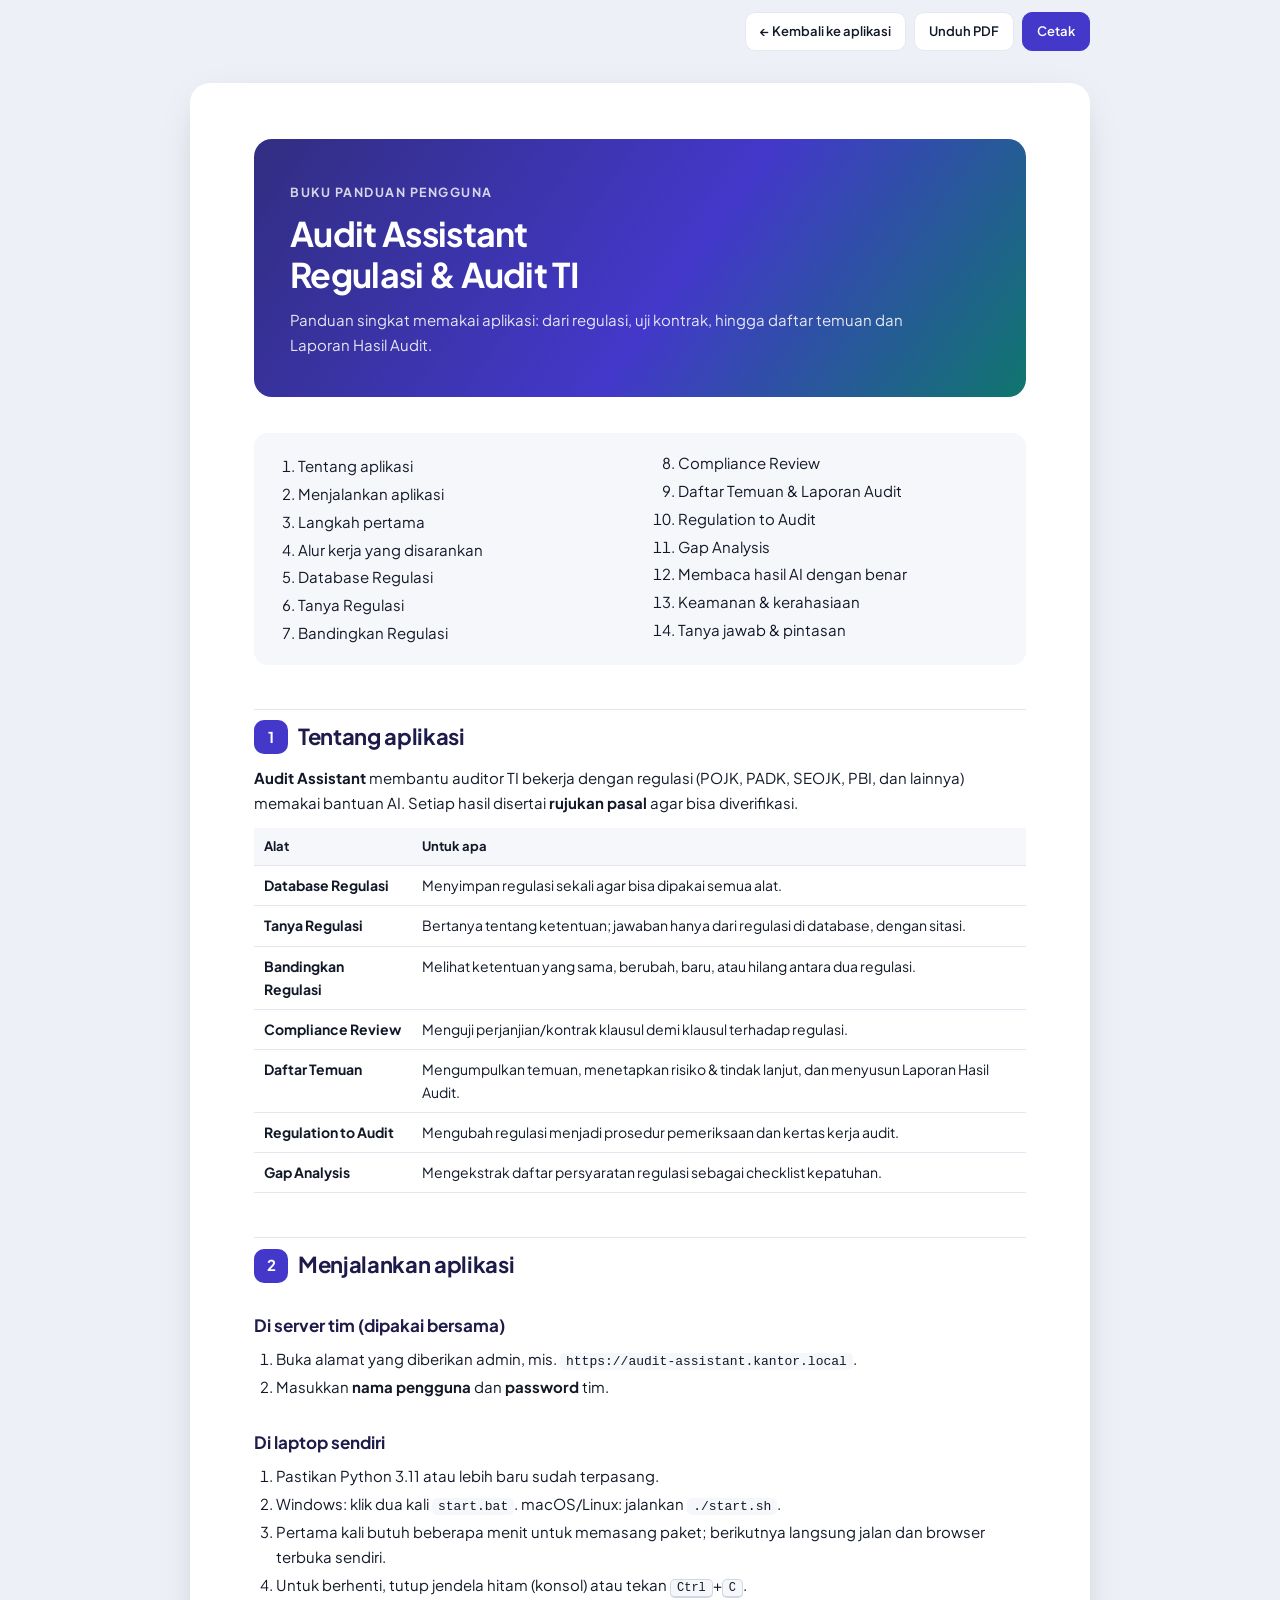
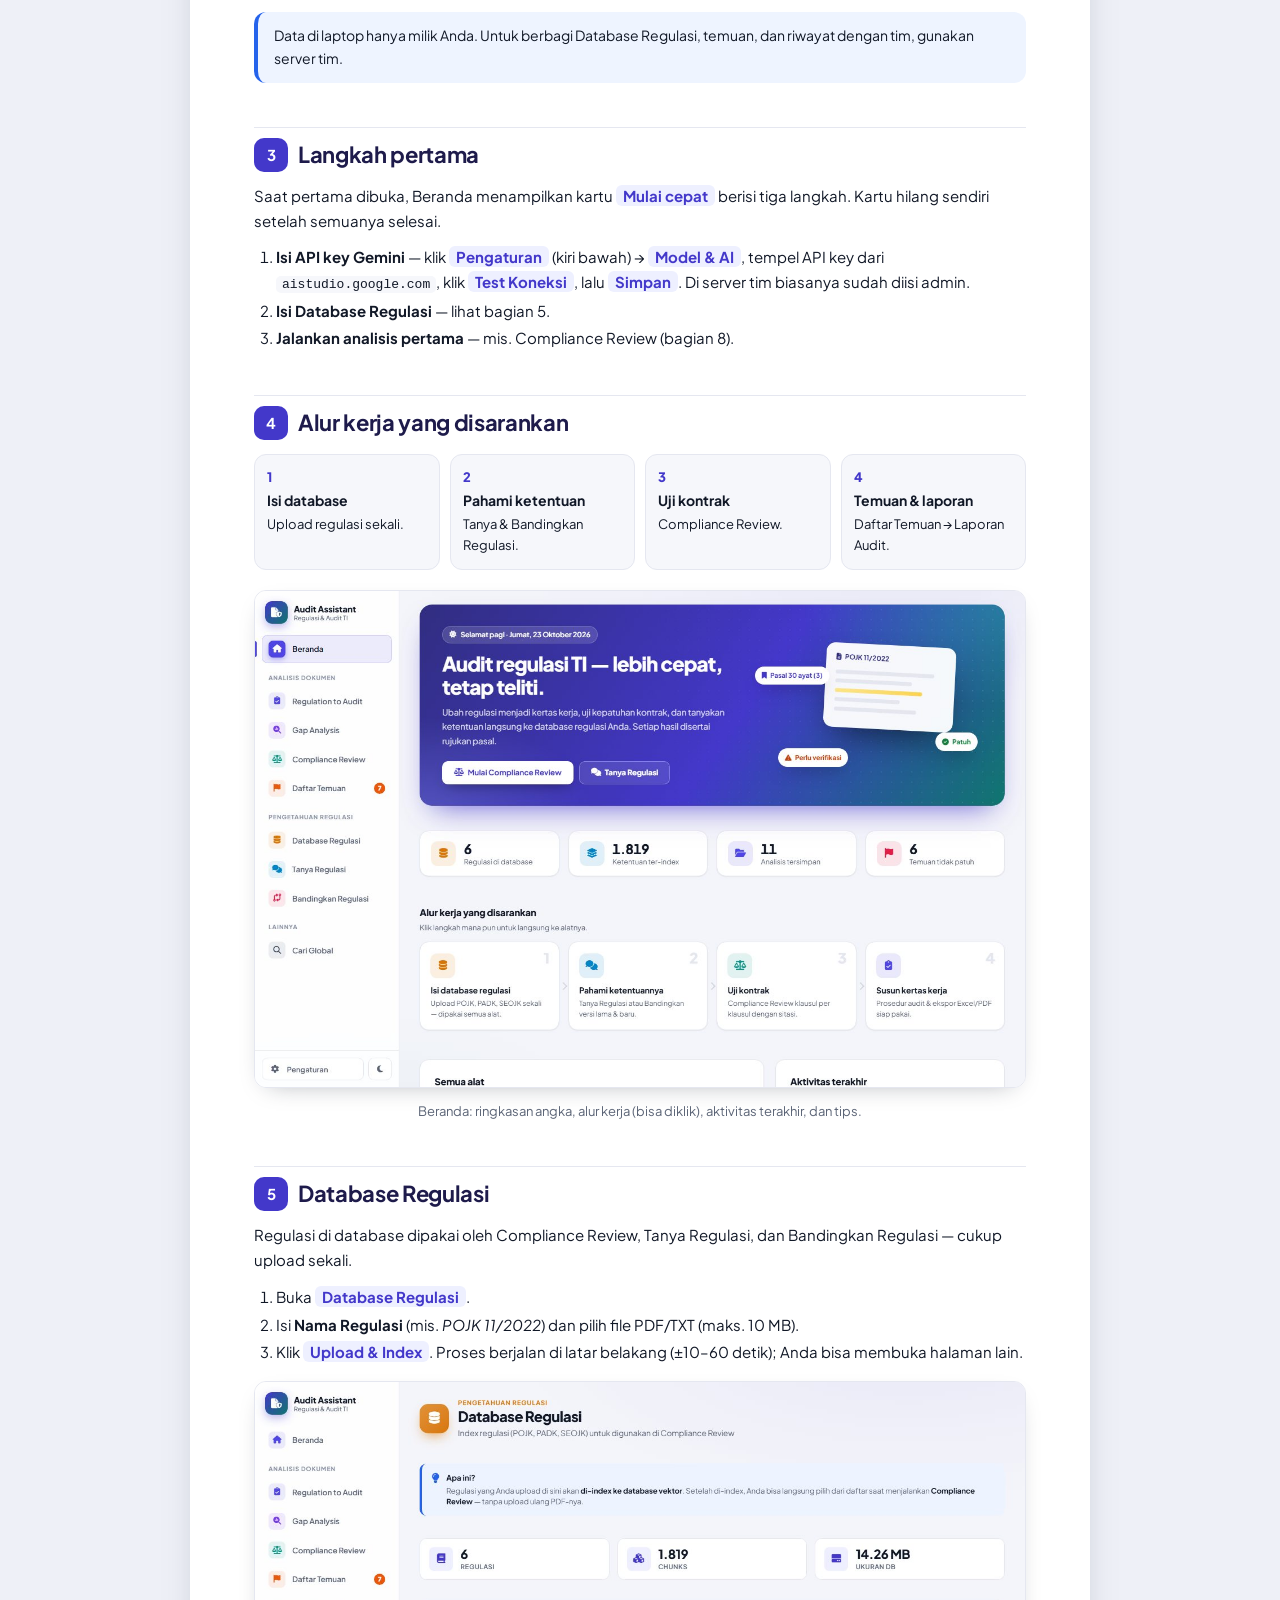
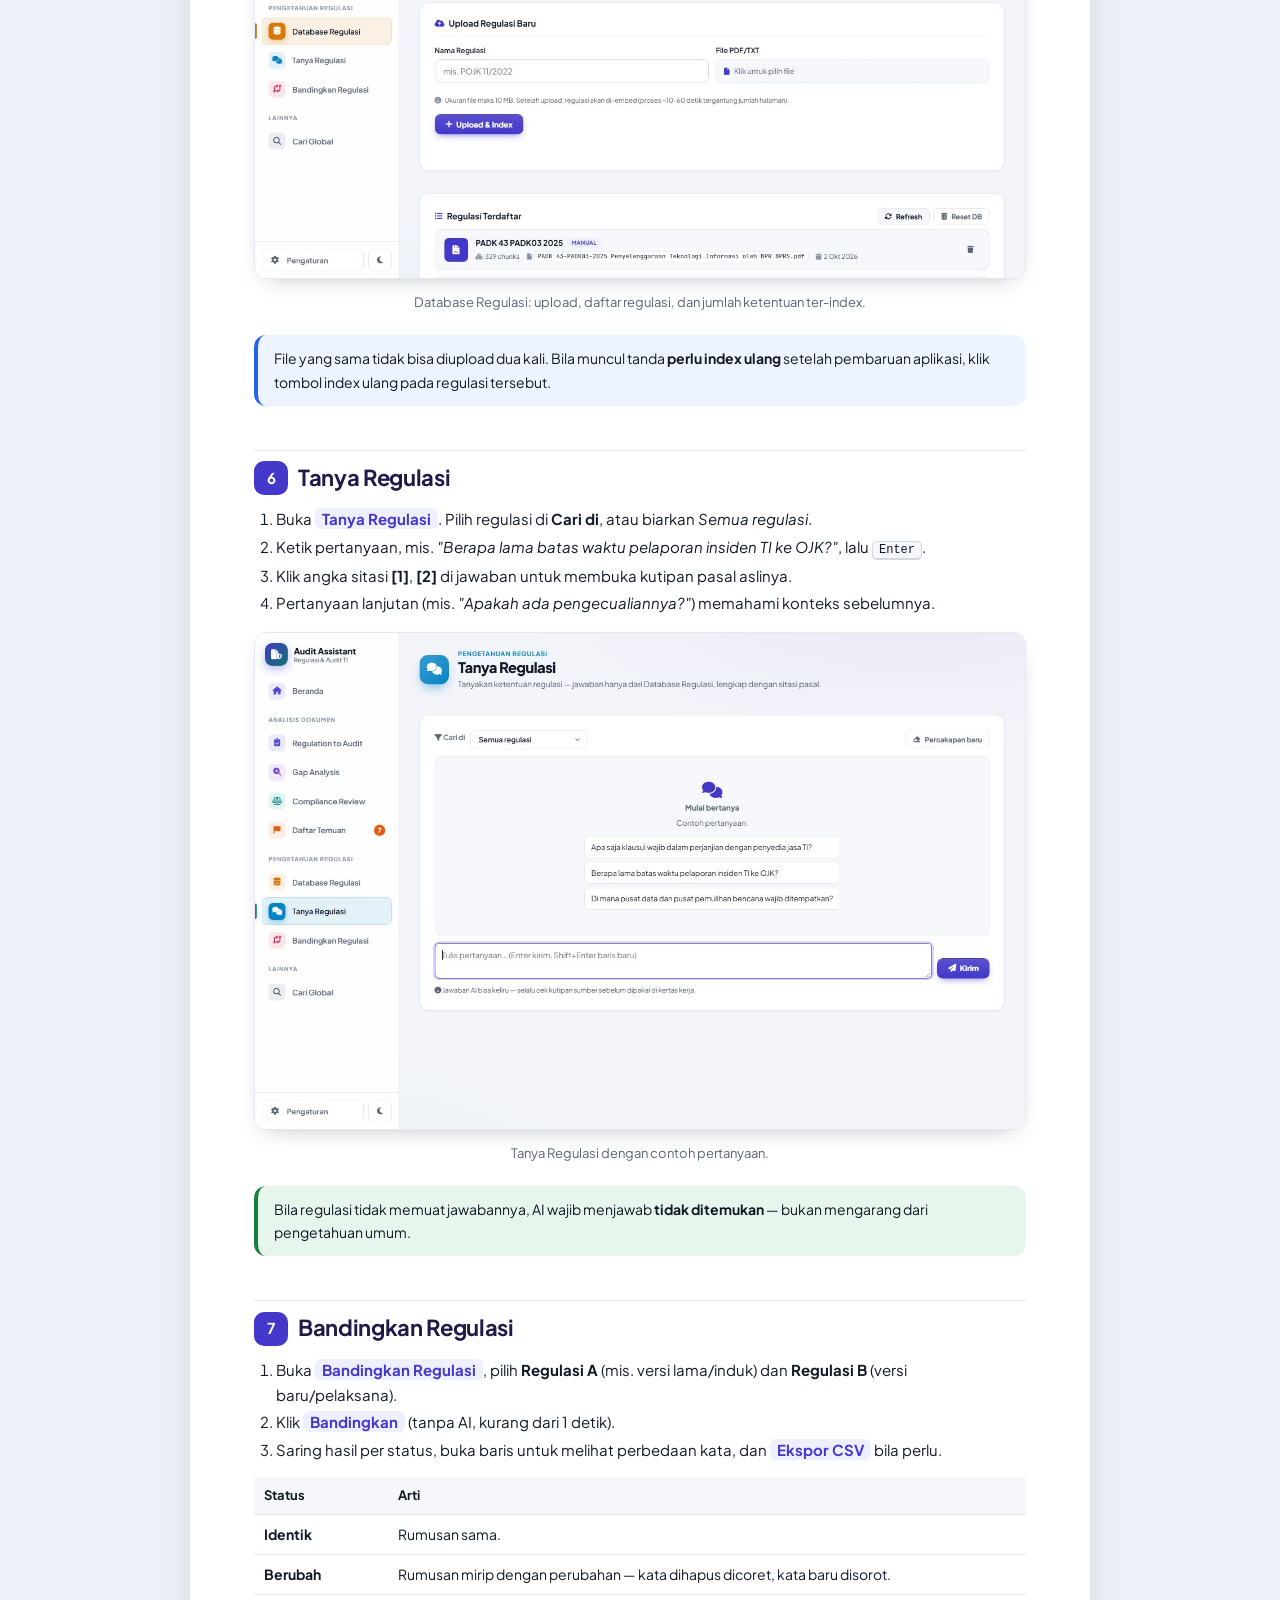
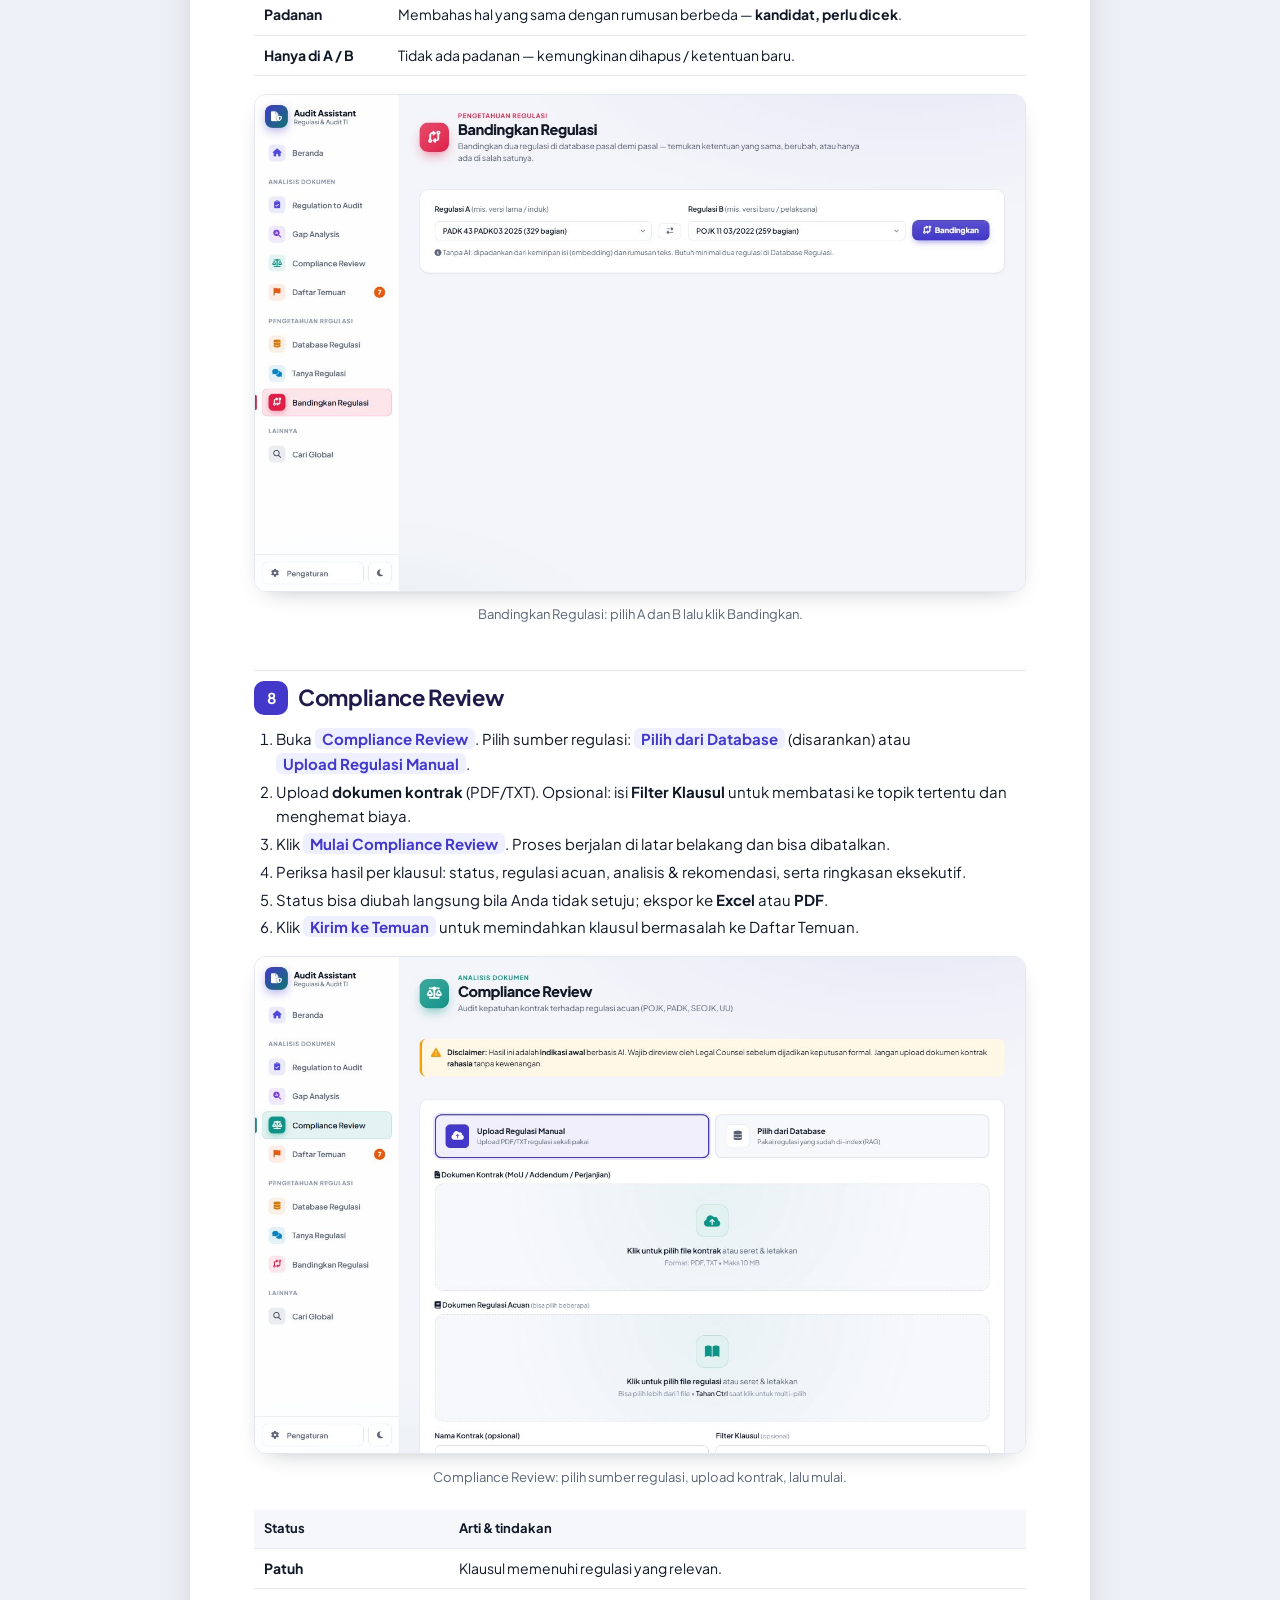
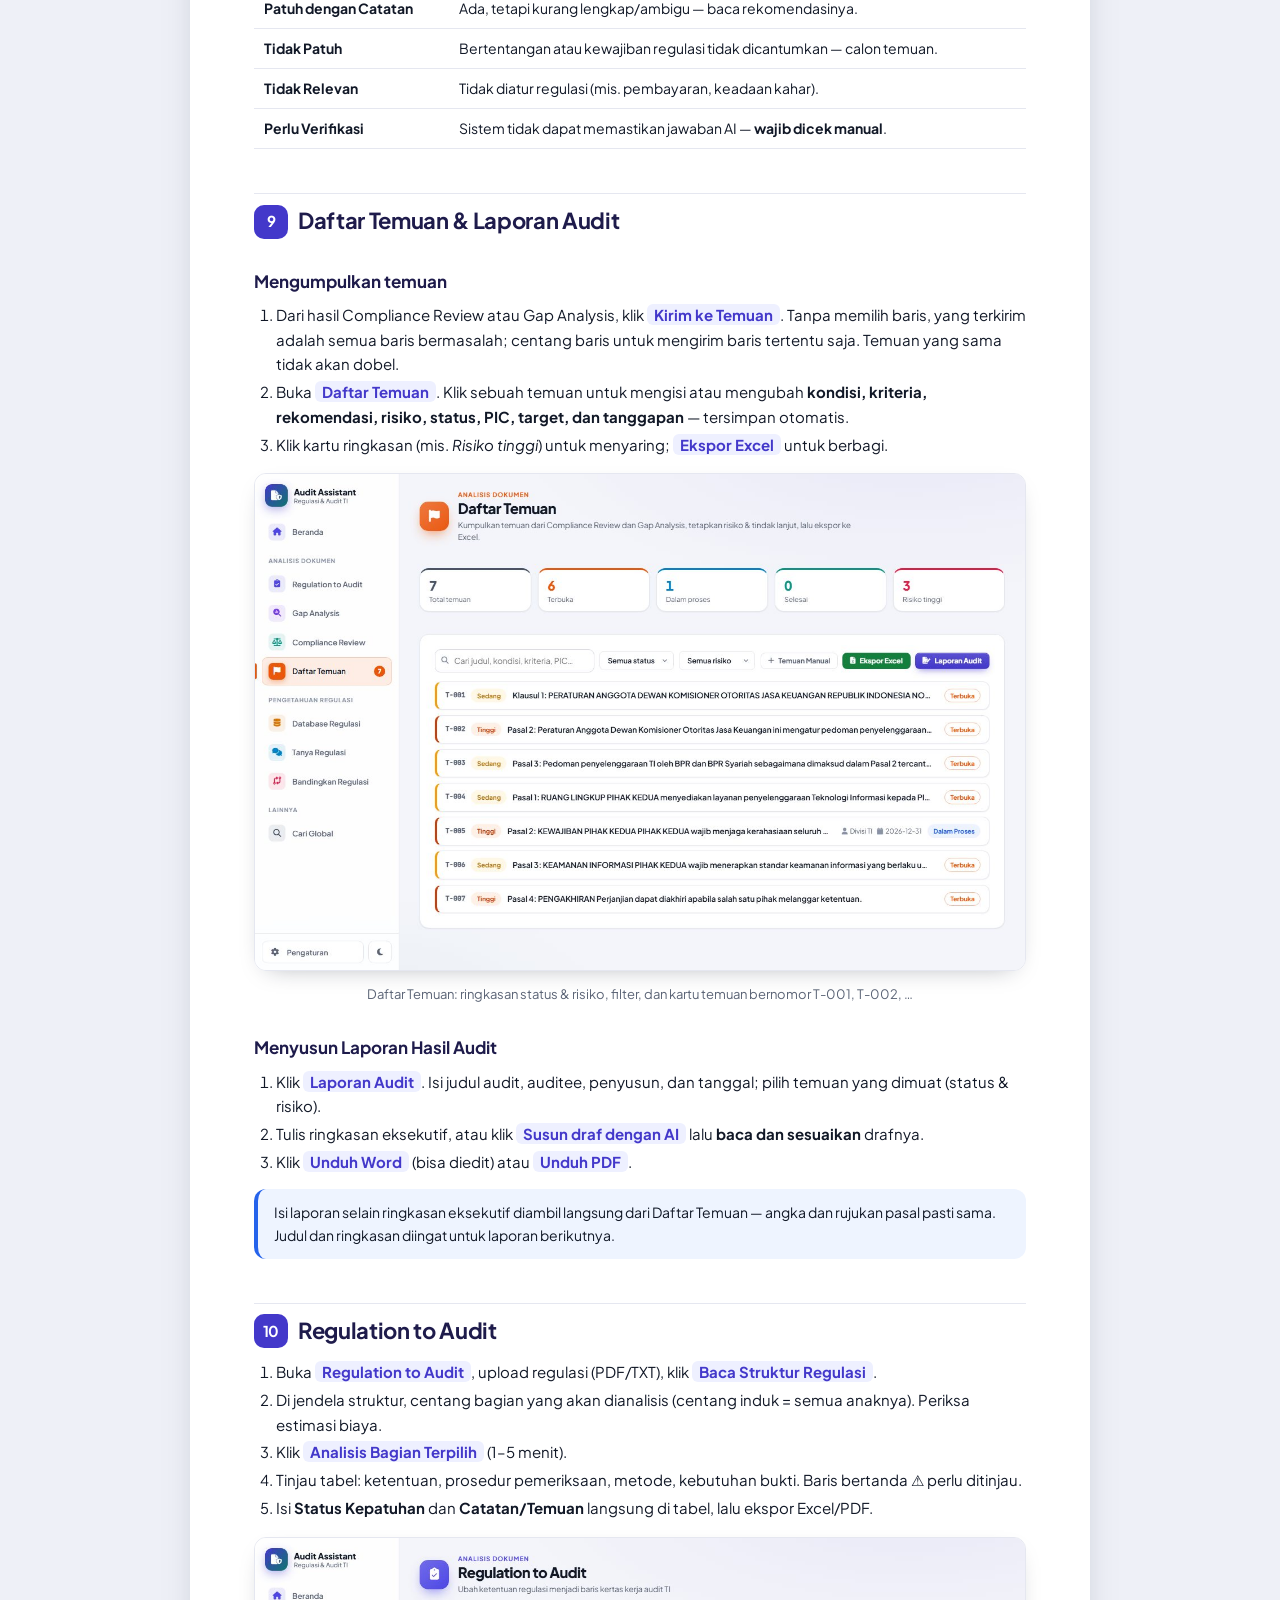
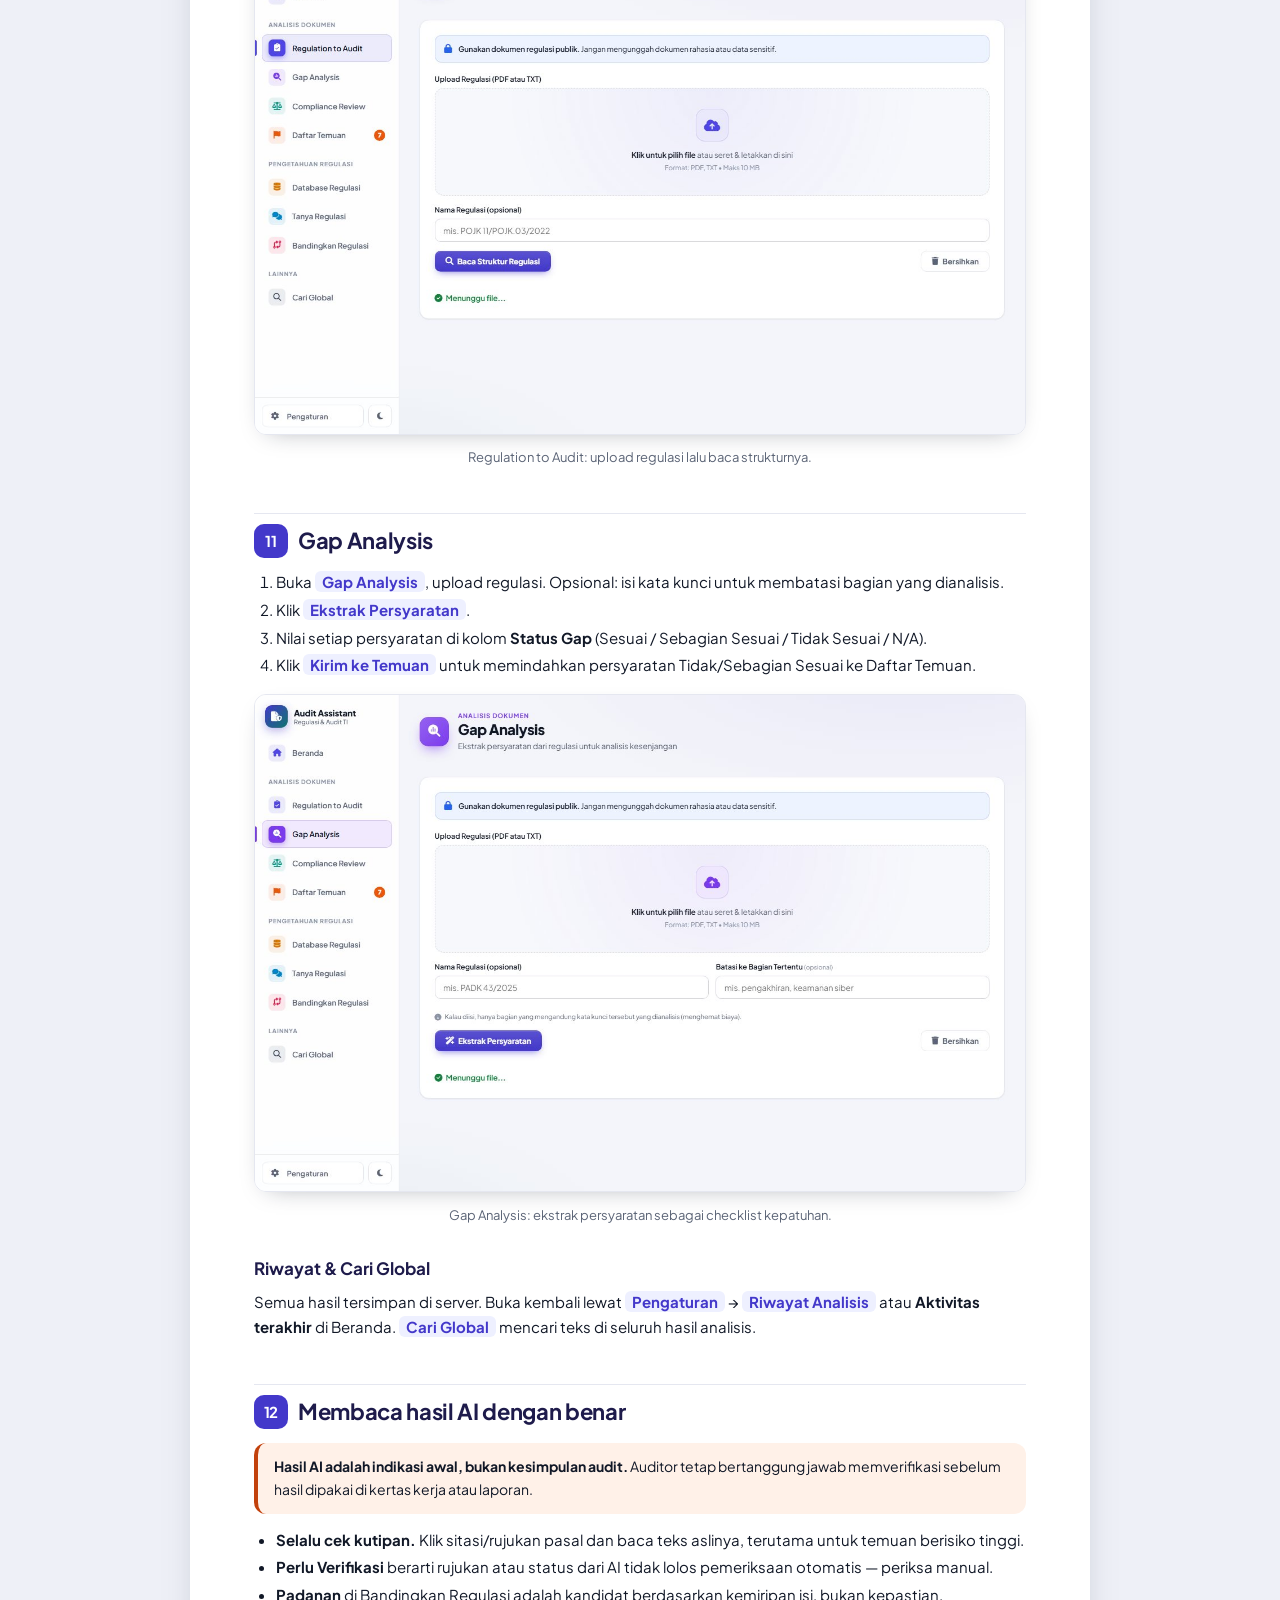
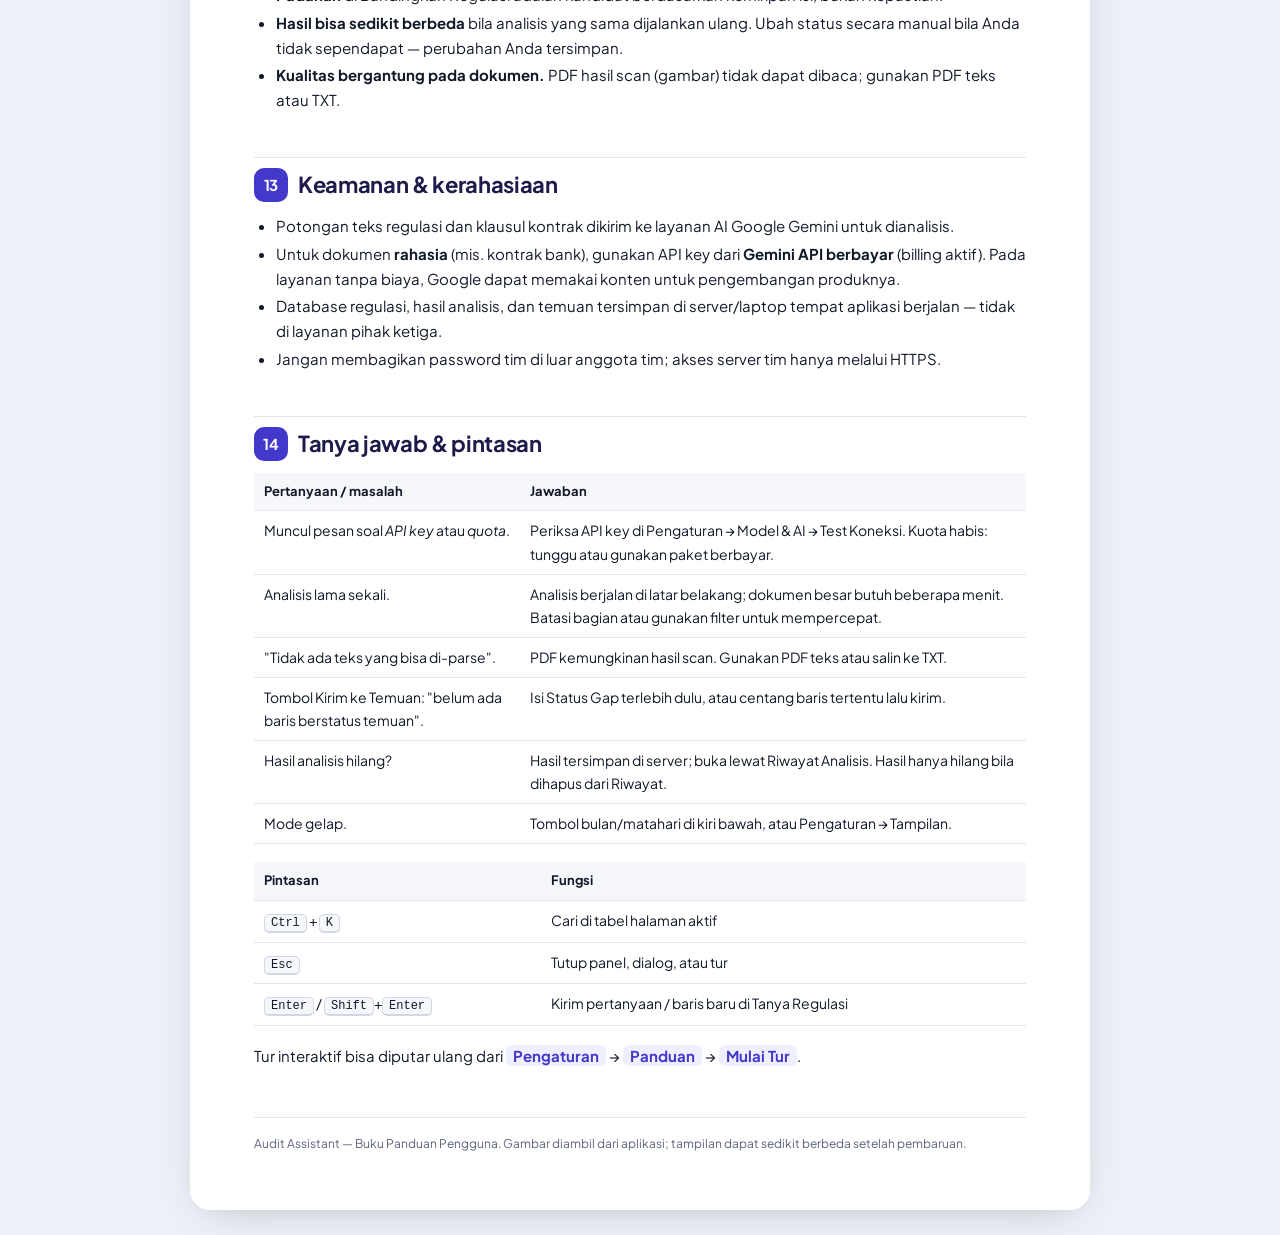
<file: templates/panduan.html>
<!DOCTYPE html>
<html lang="id">
<head>
    <meta charset="UTF-8" />
    <meta name="viewport" content="width=device-width, initial-scale=1.0" />
    <title>Buku Panduan Pengguna — Audit Assistant</title>
    <link rel="preconnect" href="https://fonts.googleapis.com" />
    <link rel="preconnect" href="https://fonts.gstatic.com" crossorigin />
    <link rel="stylesheet" href="https://fonts.googleapis.com/css2?family=Plus+Jakarta+Sans:wght@400;500;600;700;800&display=swap" />
    <style>
        :root {
            --ink: #111827;
            --muted: #5B6476;
            --line: #E5E7F0;
            --soft: #F6F7FB;
            --primary: #4338CA;
            --teal: #0F766E;
            --warn: #C2410C;
            --warn-bg: #FFF1E8;
            --info-bg: #EEF4FF;
            --ok-bg: #E7F6EC;
            --ok: #15803D;
        }
        * { box-sizing: border-box; }
        body {
            margin: 0;
            font-family: 'Plus Jakarta Sans', 'Segoe UI', system-ui, sans-serif;
            color: var(--ink);
            background: #EEF0F7;
            line-height: 1.65;
            font-size: 15px;
        }
        .page {
            max-width: 900px;
            margin: 32px auto;
            padding: 56px 64px;
            background: #fff;
            border-radius: 20px;
            box-shadow: 0 10px 40px -20px rgba(17, 24, 39, .35);
        }
        .toolbar {
            position: sticky;
            top: 0;
            z-index: 5;
            display: flex;
            justify-content: flex-end;
            gap: 8px;
            max-width: 900px;
            margin: 0 auto;
            padding: 12px 0 0;
        }
        .toolbar a, .toolbar button {
            font: inherit;
            font-size: 13px;
            font-weight: 600;
            padding: 8px 14px;
            border-radius: 10px;
            border: 1px solid var(--line);
            background: #fff;
            color: var(--ink);
            text-decoration: none;
            cursor: pointer;
        }
        .toolbar .primary { background: var(--primary); border-color: var(--primary); color: #fff; }

        /* ---------- Sampul ---------- */
        .cover {
            padding: 40px 36px;
            border-radius: 18px;
            color: #fff;
            background: linear-gradient(125deg, #312E81, #4338CA 55%, #0F766E);
            margin-bottom: 36px;
        }
        .cover small { letter-spacing: .12em; text-transform: uppercase; font-weight: 700; opacity: .8; }
        .cover h1 { font-size: 34px; line-height: 1.2; margin: 10px 0 12px; letter-spacing: -.02em; }
        .cover p { margin: 0; opacity: .88; max-width: 60ch; }

        h2 {
            font-size: 22px;
            letter-spacing: -.015em;
            margin: 44px 0 12px;
            padding-top: 8px;
            color: #1E1B4B;
            border-top: 1px solid var(--line);
        }
        h2 .num {
            display: inline-flex;
            width: 34px; height: 34px;
            align-items: center; justify-content: center;
            border-radius: 10px;
            background: var(--primary);
            color: #fff;
            font-size: 15px;
            margin-right: 10px;
            vertical-align: 2px;
        }
        h3 { font-size: 17px; margin: 28px 0 8px; color: #1E1B4B; }
        p { margin: 0 0 12px; }
        ol, ul { margin: 0 0 14px; padding-left: 22px; }
        li { margin: 3px 0; }
        b, strong { font-weight: 700; }
        .ui {
            font-weight: 700;
            color: var(--primary);
            background: #EEF0FF;
            padding: 1px 7px;
            border-radius: 6px;
            white-space: nowrap;
        }
        kbd {
            font-family: 'Consolas', monospace;
            font-size: 12px;
            padding: 1px 6px;
            border: 1px solid #D3D7E3;
            border-bottom-width: 2px;
            border-radius: 5px;
            background: var(--soft);
        }
        code {
            font-family: 'Consolas', monospace;
            font-size: 13px;
            background: var(--soft);
            padding: 1px 6px;
            border-radius: 5px;
        }

        figure { margin: 16px 0 22px; }
        figure img {
            width: 100%;
            border-radius: 12px;
            border: 1px solid var(--line);
            box-shadow: 0 8px 24px -14px rgba(17, 24, 39, .4);
        }
        figcaption { font-size: 13px; color: var(--muted); margin-top: 6px; text-align: center; }

        .note, .warn, .ok {
            padding: 12px 16px;
            border-radius: 12px;
            margin: 14px 0;
            font-size: 14px;
        }
        .note { background: var(--info-bg); border-left: 4px solid #2563EB; }
        .warn { background: var(--warn-bg); border-left: 4px solid var(--warn); }
        .ok { background: var(--ok-bg); border-left: 4px solid var(--ok); }

        .toc {
            columns: 2;
            column-gap: 32px;
            padding: 18px 22px;
            background: var(--soft);
            border-radius: 14px;
            margin-bottom: 8px;
        }
        .toc ol { margin: 0; }
        .toc a { color: var(--ink); text-decoration: none; }
        .toc a:hover { color: var(--primary); }

        table { width: 100%; border-collapse: collapse; margin: 10px 0 18px; font-size: 14px; }
        th, td { text-align: left; padding: 8px 10px; border-bottom: 1px solid var(--line); vertical-align: top; }
        th { background: var(--soft); font-size: 13px; }

        .flow { display: grid; grid-template-columns: repeat(4, 1fr); gap: 10px; margin: 14px 0 20px; }
        .flow div { padding: 12px; border-radius: 12px; border: 1px solid var(--line); background: var(--soft); font-size: 13px; }
        .flow b { display: block; font-size: 14px; margin-bottom: 2px; }
        .flow span { color: var(--primary); font-weight: 800; }

        footer { margin-top: 48px; padding-top: 16px; border-top: 1px solid var(--line); font-size: 12px; color: var(--muted); }

        @media (max-width: 720px) {
            .page { margin: 0; padding: 28px 20px; border-radius: 0; }
            .toc { columns: 1; }
            .flow { grid-template-columns: 1fr 1fr; }
        }

        /* ---------- Cetak / PDF ---------- */
        @page { size: A4; margin: 16mm 15mm 18mm; }
        @media print {
            body { background: #fff; font-size: 11pt; }
            .toolbar { display: none; }
            .page { margin: 0; padding: 0; max-width: none; box-shadow: none; border-radius: 0; }
            .cover { -webkit-print-color-adjust: exact; print-color-adjust: exact; }
            /* Bagian mengalir (tanpa halaman baru per bab) agar PDF ringkas;
               judul tidak terpisah dari isinya, gambar & kotak tidak terpotong. */
            h2 { margin-top: 26px; }
            h2.first { margin-top: 18px; border-top: none; }
            figure, .note, .warn, .ok, .flow, tr { break-inside: avoid; }
            h2, h3 { break-after: avoid; }
            figure img { max-height: 118mm; object-fit: contain; }
            a { color: inherit; text-decoration: none; }
            .ui, h2 .num, .flow div, .note, .warn, .ok, th, .toc { -webkit-print-color-adjust: exact; print-color-adjust: exact; }
        }
    </style>
</head>
<body>
<div class="toolbar">
    <a href="/">← Kembali ke aplikasi</a>
    <a href="/static/panduan/Panduan_Pengguna_Audit_Assistant.pdf" download>Unduh PDF</a>
    <button type="button" class="primary" onclick="window.print()">Cetak</button>
</div>

<main class="page">
    <section class="cover">
        <small>Buku Panduan Pengguna</small>
        <h1>Audit Assistant<br>Regulasi &amp; Audit TI</h1>
        <p>Panduan singkat memakai aplikasi: dari regulasi, uji kontrak, hingga daftar temuan dan Laporan Hasil Audit.</p>
    </section>

    <div class="toc">
        <ol>
            <li><a href="#tentang">Tentang aplikasi</a></li>
            <li><a href="#menjalankan">Menjalankan aplikasi</a></li>
            <li><a href="#pertama">Langkah pertama</a></li>
            <li><a href="#alur">Alur kerja yang disarankan</a></li>
            <li><a href="#database">Database Regulasi</a></li>
            <li><a href="#tanya">Tanya Regulasi</a></li>
            <li><a href="#bandingkan">Bandingkan Regulasi</a></li>
            <li><a href="#compliance">Compliance Review</a></li>
            <li><a href="#temuan">Daftar Temuan &amp; Laporan Audit</a></li>
            <li><a href="#audit">Regulation to Audit</a></li>
            <li><a href="#gap">Gap Analysis</a></li>
            <li><a href="#membaca">Membaca hasil AI dengan benar</a></li>
            <li><a href="#keamanan">Keamanan &amp; kerahasiaan</a></li>
            <li><a href="#faq">Tanya jawab &amp; pintasan</a></li>
        </ol>
    </div>

    <h2 id="tentang" class="first"><span class="num">1</span>Tentang aplikasi</h2>
    <p><b>Audit Assistant</b> membantu auditor TI bekerja dengan regulasi (POJK, PADK, SEOJK, PBI, dan lainnya) memakai bantuan AI. Setiap hasil disertai <b>rujukan pasal</b> agar bisa diverifikasi.</p>
    <table>
        <tr><th>Alat</th><th>Untuk apa</th></tr>
        <tr><td><b>Database Regulasi</b></td><td>Menyimpan regulasi sekali agar bisa dipakai semua alat.</td></tr>
        <tr><td><b>Tanya Regulasi</b></td><td>Bertanya tentang ketentuan; jawaban hanya dari regulasi di database, dengan sitasi.</td></tr>
        <tr><td><b>Bandingkan Regulasi</b></td><td>Melihat ketentuan yang sama, berubah, baru, atau hilang antara dua regulasi.</td></tr>
        <tr><td><b>Compliance Review</b></td><td>Menguji perjanjian/kontrak klausul demi klausul terhadap regulasi.</td></tr>
        <tr><td><b>Daftar Temuan</b></td><td>Mengumpulkan temuan, menetapkan risiko &amp; tindak lanjut, dan menyusun Laporan Hasil Audit.</td></tr>
        <tr><td><b>Regulation to Audit</b></td><td>Mengubah regulasi menjadi prosedur pemeriksaan dan kertas kerja audit.</td></tr>
        <tr><td><b>Gap Analysis</b></td><td>Mengekstrak daftar persyaratan regulasi sebagai checklist kepatuhan.</td></tr>
    </table>

    <h2 id="menjalankan"><span class="num">2</span>Menjalankan aplikasi</h2>
    <h3>Di server tim (dipakai bersama)</h3>
    <ol>
        <li>Buka alamat yang diberikan admin, mis. <code>https://audit-assistant.kantor.local</code>.</li>
        <li>Masukkan <b>nama pengguna</b> dan <b>password</b> tim.</li>
    </ol>
    <h3>Di laptop sendiri</h3>
    <ol>
        <li>Pastikan Python 3.11 atau lebih baru sudah terpasang.</li>
        <li>Windows: klik dua kali <code>start.bat</code>. macOS/Linux: jalankan <code>./start.sh</code>.</li>
        <li>Pertama kali butuh beberapa menit untuk memasang paket; berikutnya langsung jalan dan browser terbuka sendiri.</li>
        <li>Untuk berhenti, tutup jendela hitam (konsol) atau tekan <kbd>Ctrl</kbd>+<kbd>C</kbd>.</li>
    </ol>
    <div class="note">Data di laptop hanya milik Anda. Untuk berbagi Database Regulasi, temuan, dan riwayat dengan tim, gunakan server tim.</div>

    <h2 id="pertama"><span class="num">3</span>Langkah pertama</h2>
    <p>Saat pertama dibuka, Beranda menampilkan kartu <span class="ui">Mulai cepat</span> berisi tiga langkah. Kartu hilang sendiri setelah semuanya selesai.</p>
    <ol>
        <li><b>Isi API key Gemini</b> — klik <span class="ui">Pengaturan</span> (kiri bawah) → <span class="ui">Model &amp; AI</span>, tempel API key dari <code>aistudio.google.com</code>, klik <span class="ui">Test Koneksi</span>, lalu <span class="ui">Simpan</span>. Di server tim biasanya sudah diisi admin.</li>
        <li><b>Isi Database Regulasi</b> — lihat bagian 5.</li>
        <li><b>Jalankan analisis pertama</b> — mis. Compliance Review (bagian 8).</li>
    </ol>

    <h2 id="alur"><span class="num">4</span>Alur kerja yang disarankan</h2>
    <div class="flow">
        <div><span>1</span><b>Isi database</b>Upload regulasi sekali.</div>
        <div><span>2</span><b>Pahami ketentuan</b>Tanya &amp; Bandingkan Regulasi.</div>
        <div><span>3</span><b>Uji kontrak</b>Compliance Review.</div>
        <div><span>4</span><b>Temuan &amp; laporan</b>Daftar Temuan → Laporan Audit.</div>
    </div>
    <figure>
        <img src="/static/panduan/home.jpg" alt="Beranda Audit Assistant" />
        <figcaption>Beranda: ringkasan angka, alur kerja (bisa diklik), aktivitas terakhir, dan tips.</figcaption>
    </figure>

    <h2 id="database"><span class="num">5</span>Database Regulasi</h2>
    <p>Regulasi di database dipakai oleh Compliance Review, Tanya Regulasi, dan Bandingkan Regulasi — cukup upload sekali.</p>
    <ol>
        <li>Buka <span class="ui">Database Regulasi</span>.</li>
        <li>Isi <b>Nama Regulasi</b> (mis. <i>POJK 11/2022</i>) dan pilih file PDF/TXT (maks. 10 MB).</li>
        <li>Klik <span class="ui">Upload &amp; Index</span>. Proses berjalan di latar belakang (±10–60 detik); Anda bisa membuka halaman lain.</li>
    </ol>
    <figure>
        <img src="/static/panduan/regulation-db.jpg" alt="Halaman Database Regulasi" />
        <figcaption>Database Regulasi: upload, daftar regulasi, dan jumlah ketentuan ter-index.</figcaption>
    </figure>
    <div class="note">File yang sama tidak bisa diupload dua kali. Bila muncul tanda <b>perlu index ulang</b> setelah pembaruan aplikasi, klik tombol index ulang pada regulasi tersebut.</div>

    <h2 id="tanya"><span class="num">6</span>Tanya Regulasi</h2>
    <ol>
        <li>Buka <span class="ui">Tanya Regulasi</span>. Pilih regulasi di <b>Cari di</b>, atau biarkan <i>Semua regulasi</i>.</li>
        <li>Ketik pertanyaan, mis. <i>"Berapa lama batas waktu pelaporan insiden TI ke OJK?"</i>, lalu <kbd>Enter</kbd>.</li>
        <li>Klik angka sitasi <b>[1]</b>, <b>[2]</b> di jawaban untuk membuka kutipan pasal aslinya.</li>
        <li>Pertanyaan lanjutan (mis. <i>"Apakah ada pengecualiannya?"</i>) memahami konteks sebelumnya.</li>
    </ol>
    <figure>
        <img src="/static/panduan/chat.jpg" alt="Halaman Tanya Regulasi" />
        <figcaption>Tanya Regulasi dengan contoh pertanyaan.</figcaption>
    </figure>
    <div class="ok">Bila regulasi tidak memuat jawabannya, AI wajib menjawab <b>tidak ditemukan</b> — bukan mengarang dari pengetahuan umum.</div>

    <h2 id="bandingkan"><span class="num">7</span>Bandingkan Regulasi</h2>
    <ol>
        <li>Buka <span class="ui">Bandingkan Regulasi</span>, pilih <b>Regulasi A</b> (mis. versi lama/induk) dan <b>Regulasi B</b> (versi baru/pelaksana).</li>
        <li>Klik <span class="ui">Bandingkan</span> (tanpa AI, kurang dari 1 detik).</li>
        <li>Saring hasil per status, buka baris untuk melihat perbedaan kata, dan <span class="ui">Ekspor CSV</span> bila perlu.</li>
    </ol>
    <table>
        <tr><th>Status</th><th>Arti</th></tr>
        <tr><td><b>Identik</b></td><td>Rumusan sama.</td></tr>
        <tr><td><b>Berubah</b></td><td>Rumusan mirip dengan perubahan — kata dihapus dicoret, kata baru disorot.</td></tr>
        <tr><td><b>Padanan</b></td><td>Membahas hal yang sama dengan rumusan berbeda — <b>kandidat, perlu dicek</b>.</td></tr>
        <tr><td><b>Hanya di A / B</b></td><td>Tidak ada padanan — kemungkinan dihapus / ketentuan baru.</td></tr>
    </table>
    <figure>
        <img src="/static/panduan/compare.jpg" alt="Halaman Bandingkan Regulasi" />
        <figcaption>Bandingkan Regulasi: pilih A dan B lalu klik Bandingkan.</figcaption>
    </figure>

    <h2 id="compliance"><span class="num">8</span>Compliance Review</h2>
    <ol>
        <li>Buka <span class="ui">Compliance Review</span>. Pilih sumber regulasi: <span class="ui">Pilih dari Database</span> (disarankan) atau <span class="ui">Upload Regulasi Manual</span>.</li>
        <li>Upload <b>dokumen kontrak</b> (PDF/TXT). Opsional: isi <b>Filter Klausul</b> untuk membatasi ke topik tertentu dan menghemat biaya.</li>
        <li>Klik <span class="ui">Mulai Compliance Review</span>. Proses berjalan di latar belakang dan bisa dibatalkan.</li>
        <li>Periksa hasil per klausul: status, regulasi acuan, analisis &amp; rekomendasi, serta ringkasan eksekutif.</li>
        <li>Status bisa diubah langsung bila Anda tidak setuju; ekspor ke <b>Excel</b> atau <b>PDF</b>.</li>
        <li>Klik <span class="ui">Kirim ke Temuan</span> untuk memindahkan klausul bermasalah ke Daftar Temuan.</li>
    </ol>
    <figure>
        <img src="/static/panduan/compliance-review.jpg" alt="Halaman Compliance Review" />
        <figcaption>Compliance Review: pilih sumber regulasi, upload kontrak, lalu mulai.</figcaption>
    </figure>
    <table>
        <tr><th>Status</th><th>Arti &amp; tindakan</th></tr>
        <tr><td><b>Patuh</b></td><td>Klausul memenuhi regulasi yang relevan.</td></tr>
        <tr><td><b>Patuh dengan Catatan</b></td><td>Ada, tetapi kurang lengkap/ambigu — baca rekomendasinya.</td></tr>
        <tr><td><b>Tidak Patuh</b></td><td>Bertentangan atau kewajiban regulasi tidak dicantumkan — calon temuan.</td></tr>
        <tr><td><b>Tidak Relevan</b></td><td>Tidak diatur regulasi (mis. pembayaran, keadaan kahar).</td></tr>
        <tr><td><b>Perlu Verifikasi</b></td><td>Sistem tidak dapat memastikan jawaban AI — <b>wajib dicek manual</b>.</td></tr>
    </table>

    <h2 id="temuan"><span class="num">9</span>Daftar Temuan &amp; Laporan Audit</h2>
    <h3>Mengumpulkan temuan</h3>
    <ol>
        <li>Dari hasil Compliance Review atau Gap Analysis, klik <span class="ui">Kirim ke Temuan</span>. Tanpa memilih baris, yang terkirim adalah semua baris bermasalah; centang baris untuk mengirim baris tertentu saja. Temuan yang sama tidak akan dobel.</li>
        <li>Buka <span class="ui">Daftar Temuan</span>. Klik sebuah temuan untuk mengisi atau mengubah <b>kondisi, kriteria, rekomendasi, risiko, status, PIC, target, dan tanggapan</b> — tersimpan otomatis.</li>
        <li>Klik kartu ringkasan (mis. <i>Risiko tinggi</i>) untuk menyaring; <span class="ui">Ekspor Excel</span> untuk berbagi.</li>
    </ol>
    <figure>
        <img src="/static/panduan/findings.jpg" alt="Halaman Daftar Temuan" />
        <figcaption>Daftar Temuan: ringkasan status &amp; risiko, filter, dan kartu temuan bernomor T-001, T-002, …</figcaption>
    </figure>
    <h3>Menyusun Laporan Hasil Audit</h3>
    <ol>
        <li>Klik <span class="ui">Laporan Audit</span>. Isi judul audit, auditee, penyusun, dan tanggal; pilih temuan yang dimuat (status &amp; risiko).</li>
        <li>Tulis ringkasan eksekutif, atau klik <span class="ui">Susun draf dengan AI</span> lalu <b>baca dan sesuaikan</b> drafnya.</li>
        <li>Klik <span class="ui">Unduh Word</span> (bisa diedit) atau <span class="ui">Unduh PDF</span>.</li>
    </ol>
    <div class="note">Isi laporan selain ringkasan eksekutif diambil langsung dari Daftar Temuan — angka dan rujukan pasal pasti sama. Judul dan ringkasan diingat untuk laporan berikutnya.</div>

    <h2 id="audit"><span class="num">10</span>Regulation to Audit</h2>
    <ol>
        <li>Buka <span class="ui">Regulation to Audit</span>, upload regulasi (PDF/TXT), klik <span class="ui">Baca Struktur Regulasi</span>.</li>
        <li>Di jendela struktur, centang bagian yang akan dianalisis (centang induk = semua anaknya). Periksa estimasi biaya.</li>
        <li>Klik <span class="ui">Analisis Bagian Terpilih</span> (1–5 menit).</li>
        <li>Tinjau tabel: ketentuan, prosedur pemeriksaan, metode, kebutuhan bukti. Baris bertanda ⚠ perlu ditinjau.</li>
        <li>Isi <b>Status Kepatuhan</b> dan <b>Catatan/Temuan</b> langsung di tabel, lalu ekspor Excel/PDF.</li>
    </ol>
    <figure>
        <img src="/static/panduan/regulation-audit.jpg" alt="Halaman Regulation to Audit" />
        <figcaption>Regulation to Audit: upload regulasi lalu baca strukturnya.</figcaption>
    </figure>

    <h2 id="gap"><span class="num">11</span>Gap Analysis</h2>
    <ol>
        <li>Buka <span class="ui">Gap Analysis</span>, upload regulasi. Opsional: isi kata kunci untuk membatasi bagian yang dianalisis.</li>
        <li>Klik <span class="ui">Ekstrak Persyaratan</span>.</li>
        <li>Nilai setiap persyaratan di kolom <b>Status Gap</b> (Sesuai / Sebagian Sesuai / Tidak Sesuai / N/A).</li>
        <li>Klik <span class="ui">Kirim ke Temuan</span> untuk memindahkan persyaratan Tidak/Sebagian Sesuai ke Daftar Temuan.</li>
    </ol>
    <figure>
        <img src="/static/panduan/gap-analysis.jpg" alt="Halaman Gap Analysis" />
        <figcaption>Gap Analysis: ekstrak persyaratan sebagai checklist kepatuhan.</figcaption>
    </figure>
    <h3>Riwayat &amp; Cari Global</h3>
    <p>Semua hasil tersimpan di server. Buka kembali lewat <span class="ui">Pengaturan</span> → <span class="ui">Riwayat Analisis</span> atau <b>Aktivitas terakhir</b> di Beranda. <span class="ui">Cari Global</span> mencari teks di seluruh hasil analisis.</p>

    <h2 id="membaca"><span class="num">12</span>Membaca hasil AI dengan benar</h2>
    <div class="warn"><b>Hasil AI adalah indikasi awal, bukan kesimpulan audit.</b> Auditor tetap bertanggung jawab memverifikasi sebelum hasil dipakai di kertas kerja atau laporan.</div>
    <ul>
        <li><b>Selalu cek kutipan.</b> Klik sitasi/rujukan pasal dan baca teks aslinya, terutama untuk temuan berisiko tinggi.</li>
        <li><b>Perlu Verifikasi</b> berarti rujukan atau status dari AI tidak lolos pemeriksaan otomatis — periksa manual.</li>
        <li><b>Padanan</b> di Bandingkan Regulasi adalah kandidat berdasarkan kemiripan isi, bukan kepastian.</li>
        <li><b>Hasil bisa sedikit berbeda</b> bila analisis yang sama dijalankan ulang. Ubah status secara manual bila Anda tidak sependapat — perubahan Anda tersimpan.</li>
        <li><b>Kualitas bergantung pada dokumen.</b> PDF hasil scan (gambar) tidak dapat dibaca; gunakan PDF teks atau TXT.</li>
    </ul>

    <h2 id="keamanan"><span class="num">13</span>Keamanan &amp; kerahasiaan</h2>
    <ul>
        <li>Potongan teks regulasi dan klausul kontrak dikirim ke layanan AI Google Gemini untuk dianalisis.</li>
        <li>Untuk dokumen <b>rahasia</b> (mis. kontrak bank), gunakan API key dari <b>Gemini API berbayar</b> (billing aktif). Pada layanan tanpa biaya, Google dapat memakai konten untuk pengembangan produknya.</li>
        <li>Database regulasi, hasil analisis, dan temuan tersimpan di server/laptop tempat aplikasi berjalan — tidak di layanan pihak ketiga.</li>
        <li>Jangan membagikan password tim di luar anggota tim; akses server tim hanya melalui HTTPS.</li>
    </ul>

    <h2 id="faq"><span class="num">14</span>Tanya jawab &amp; pintasan</h2>
    <table>
        <tr><th>Pertanyaan / masalah</th><th>Jawaban</th></tr>
        <tr><td>Muncul pesan soal <i>API key</i> atau <i>quota</i>.</td><td>Periksa API key di Pengaturan → Model &amp; AI → Test Koneksi. Kuota habis: tunggu atau gunakan paket berbayar.</td></tr>
        <tr><td>Analisis lama sekali.</td><td>Analisis berjalan di latar belakang; dokumen besar butuh beberapa menit. Batasi bagian atau gunakan filter untuk mempercepat.</td></tr>
        <tr><td>"Tidak ada teks yang bisa di-parse".</td><td>PDF kemungkinan hasil scan. Gunakan PDF teks atau salin ke TXT.</td></tr>
        <tr><td>Tombol Kirim ke Temuan: "belum ada baris berstatus temuan".</td><td>Isi Status Gap terlebih dulu, atau centang baris tertentu lalu kirim.</td></tr>
        <tr><td>Hasil analisis hilang?</td><td>Hasil tersimpan di server; buka lewat Riwayat Analisis. Hasil hanya hilang bila dihapus dari Riwayat.</td></tr>
        <tr><td>Mode gelap.</td><td>Tombol bulan/matahari di kiri bawah, atau Pengaturan → Tampilan.</td></tr>
    </table>
    <table>
        <tr><th>Pintasan</th><th>Fungsi</th></tr>
        <tr><td><kbd>Ctrl</kbd> + <kbd>K</kbd></td><td>Cari di tabel halaman aktif</td></tr>
        <tr><td><kbd>Esc</kbd></td><td>Tutup panel, dialog, atau tur</td></tr>
        <tr><td><kbd>Enter</kbd> / <kbd>Shift</kbd>+<kbd>Enter</kbd></td><td>Kirim pertanyaan / baris baru di Tanya Regulasi</td></tr>
    </table>
    <p>Tur interaktif bisa diputar ulang dari <span class="ui">Pengaturan</span> → <span class="ui">Panduan</span> → <span class="ui">Mulai Tur</span>.</p>

    <footer>Audit Assistant — Buku Panduan Pengguna. Gambar diambil dari aplikasi; tampilan dapat sedikit berbeda setelah pembaruan.</footer>
</main>
</body>
</html>
</file>
